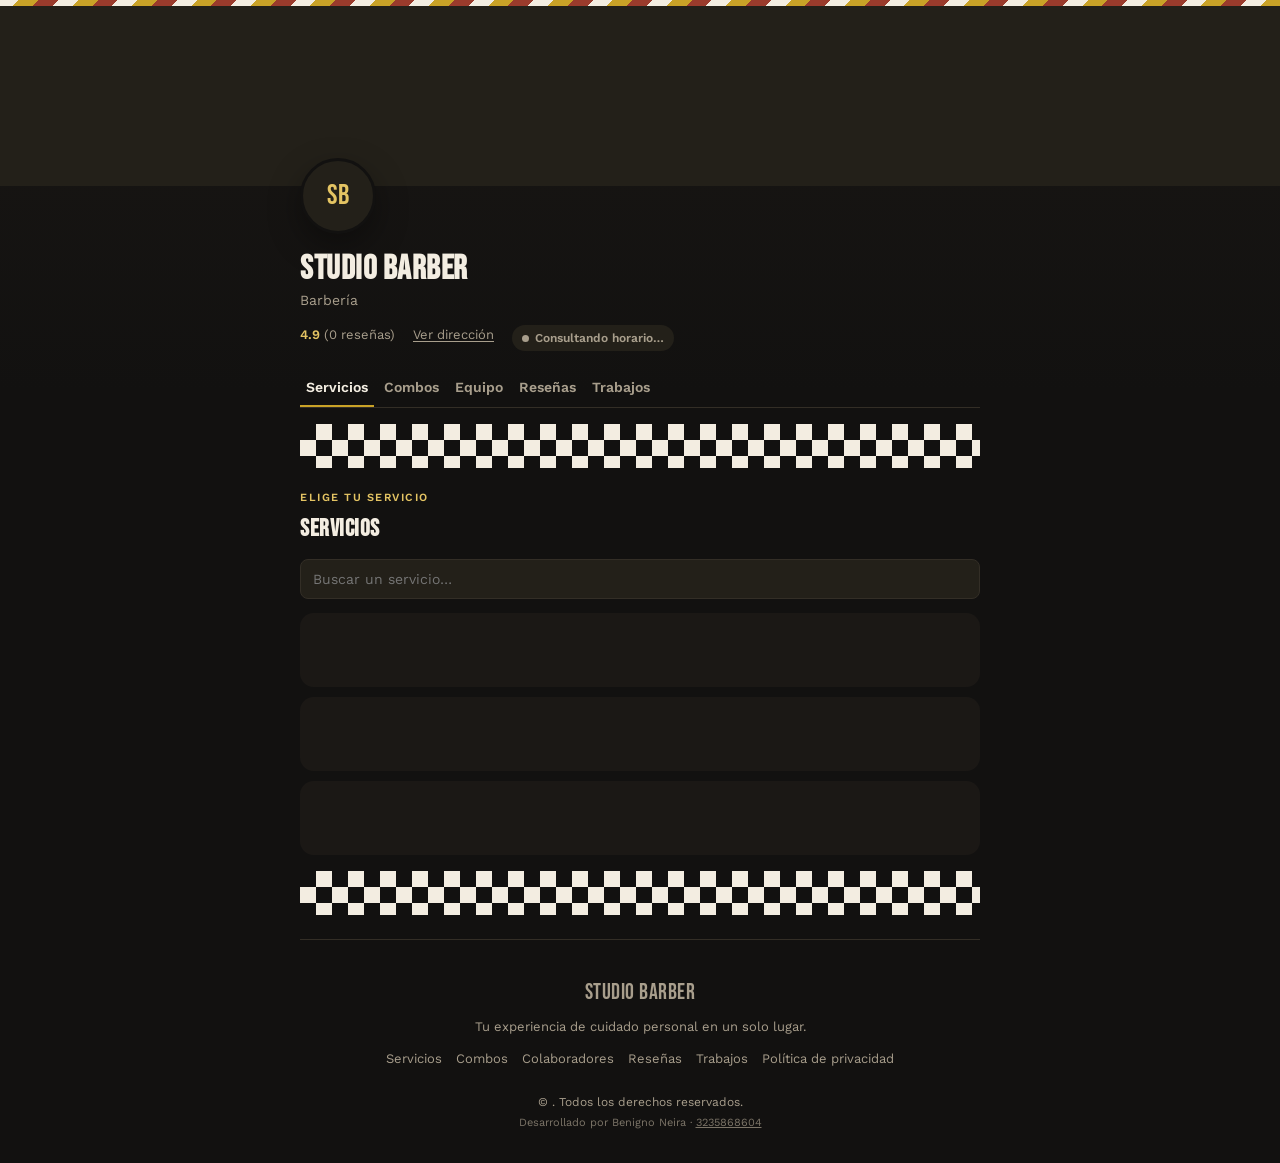
<file: index.html>
<!DOCTYPE html>
<html lang="es">
<head>
<meta charset="UTF-8" />
<meta name="viewport" content="width=device-width, initial-scale=1.0, viewport-fit=cover" />
<title>Reservar turno</title>
<meta name="theme-color" content="#121110" />
<link rel="manifest" href="manifest.json" />
<link rel="icon" href="icons/icon-192.png" />
<link rel="apple-touch-icon" href="icons/icon-192.png" />
<link rel="stylesheet" href="css/styles.css" />
<script src="config.js"></script>
</head>
<body>

<div class="pole-stripe"></div>

<header class="hero">
  <div class="hero-cover" id="heroCover"></div>
  <div class="hero-body container">
    <div class="brand-row">
      <div class="brand-logo" id="brandLogo">SB</div>
    </div>
    <h1 class="brand-name" id="brandName">Studio Barber</h1>
    <p class="brand-tagline" id="brandTagline">Barbería</p>

    <div class="meta-row">
      <span><span class="rating" id="ratingValue">4.9</span> <span id="ratingCount">(0 reseñas)</span></span>
      <a id="addressLink" href="#" target="_blank" rel="noopener">Ver dirección</a>
      <span class="status-pill" id="statusPill"><span class="dot"></span><span id="statusText">Consultando horario…</span></span>
    </div>

    <nav class="tabs" id="tabs">
      <button class="tab-btn active" data-tab="servicios">Servicios</button>
      <button class="tab-btn" data-tab="combos">Combos</button>
      <button class="tab-btn" data-tab="equipo">Equipo</button>
      <button class="tab-btn" data-tab="resenas">Reseñas</button>
      <button class="tab-btn" data-tab="galeria">Trabajos</button>
    </nav>
  </div>
</header>

<div class="container"><div class="diamond-band" aria-hidden="true"></div></div>

<main class="container">

  <div class="install-banner" id="installBanner">
    <span>Instala la app para reservar más rápido</span>
    <button class="btn btn-primary btn-sm" id="installBtn">Instalar</button>
  </div>

  <section class="section" id="panel-servicios">
    <div class="eyebrow">Elige tu servicio</div>
    <h2 class="section-title">Servicios</h2>
    <div class="field">
      <input type="search" id="servicesSearch" placeholder="Buscar un servicio…" />
    </div>
    <div id="servicesList">
      <div class="skeleton"></div>
      <div class="skeleton"></div>
      <div class="skeleton"></div>
    </div>
  </section>

  <section class="section" id="panel-combos" hidden>
    <div class="eyebrow">Ahorra reservando varios servicios juntos</div>
    <h2 class="section-title">Combos</h2>
    <div class="field">
      <input type="search" id="combosSearch" placeholder="Buscar un combo…" />
    </div>
    <div id="combosList">
      <div class="skeleton"></div>
      <div class="skeleton"></div>
    </div>
  </section>

  <section class="section" id="panel-equipo" hidden>
    <div class="eyebrow">Nuestro equipo</div>
    <h2 class="section-title">Colaboradores</h2>
    <div class="staff-scroller" id="staffList">
      <div class="skeleton" style="width:128px;flex:0 0 128px;"></div>
    </div>
  </section>

  <section class="section" id="panel-resenas" hidden>
    <div class="eyebrow">Lo que dicen nuestros clientes</div>
    <h2 class="section-title" id="resenasTitle">Reseñas</h2>
    <p id="resenasFilterNote" hidden style="font-size:13px; margin:-6px 0 12px;"><a href="#" id="clearBarberFilter">← Ver reseñas de todo el equipo</a></p>
    <div class="review-summary">
      <span class="big" id="reviewAvg">5.0</span>
      <span style="color:var(--text-muted); font-size:13px;" id="reviewTotal">0 reseñas</span>
    </div>
    <button class="btn btn-primary btn-sm" id="openReviewFormBtn" style="margin-bottom:14px;">Dejar una reseña</button>
    <div id="reviewsList"></div>
  </section>

  <section class="section" id="panel-galeria" hidden>
    <div class="eyebrow">Nuestro trabajo</div>
    <h2 class="section-title">Trabajos</h2>
    <div class="portfolio-grid" id="portfolioList">
      <div class="skeleton"></div>
      <div class="skeleton"></div>
    </div>
  </section>

  <div class="diamond-band" aria-hidden="true"></div>

  <footer class="site-footer">
    <div class="brand-name" style="font-family:var(--font-display);" id="footerBrand">Studio Barber</div>
    <p id="footerTagline">Tu experiencia de cuidado personal en un solo lugar.</p>
    <nav>
      <a href="#" data-scroll="panel-servicios">Servicios</a>
      <a href="#" data-scroll="panel-combos">Combos</a>
      <a href="#" data-scroll="panel-equipo">Colaboradores</a>
      <a href="#" data-scroll="panel-resenas">Reseñas</a>
      <a href="#" data-scroll="panel-galeria">Trabajos</a>
      <a href="privacidad.html">Política de privacidad</a>
    </nav>
    <div class="social-links" id="socialLinks"></div>
    <div id="footerAddress"></div>
    <p class="legal-line">© <span id="footerYear"></span> <span id="footerRights"></span>. Todos los derechos reservados.</p>
    <p class="dev-credit">Desarrollado por Benigno Neira · <a href="https://wa.me/573235868604" target="_blank" rel="noopener">3235868604</a></p>
  </footer>
</main>

<!-- Hoja de reserva -->
<div class="sheet-overlay" id="sheetOverlay" hidden>
  <div class="sheet" role="dialog" aria-modal="true" aria-labelledby="sheetTitle">
    <div class="sheet-handle"></div>
    <div id="sheetContent"></div>
  </div>
</div>

<div id="toastHost"></div>

<script type="module" src="js/app.js"></script>
<script src="js/pwa.js"></script>
</body>
</html>
</file>
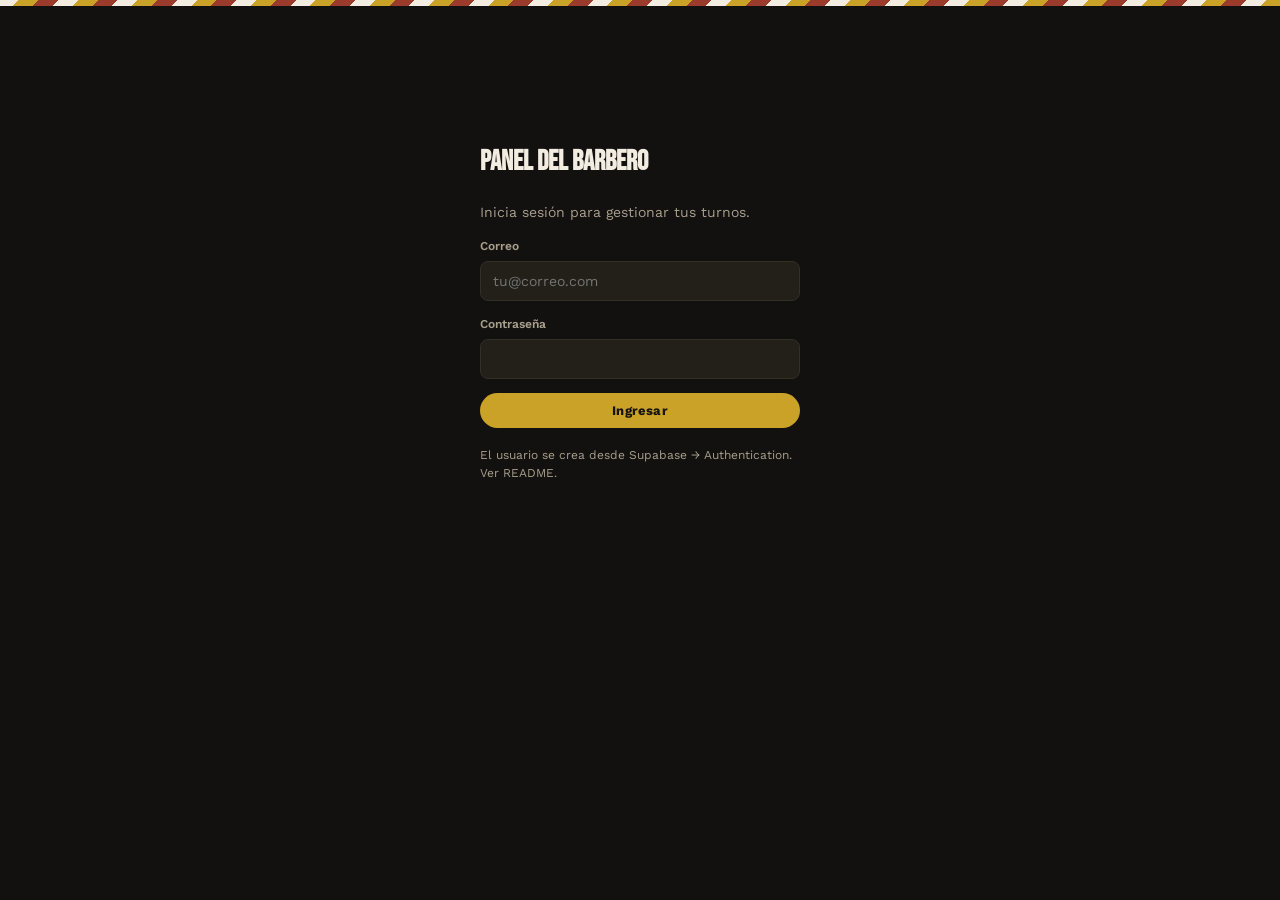
<file: admin.html>
<!DOCTYPE html>
<html lang="es">
<head>
<meta charset="UTF-8" />
<meta name="viewport" content="width=device-width, initial-scale=1.0" />
<title>Panel del barbero</title>
<meta name="theme-color" content="#121110" />
<link rel="manifest" href="manifest.json" />
<link rel="icon" href="icons/icon-192.png" />
<link rel="stylesheet" href="css/styles.css" />
<style>
  .admin-header { display:flex; align-items:center; justify-content:space-between; padding:16px 20px; border-bottom:1px solid var(--line); }
  .admin-header h1 { font-family: var(--font-display); font-size: 22px; margin:0; }
  .admin-tabs { display:flex; gap:4px; padding: 10px 20px 0; border-bottom:1px solid var(--line); }
  .day-nav { display:flex; align-items:center; gap:10px; padding: 16px 20px 0; }
  .day-nav .date-label { font-weight:700; font-size:15px; flex:1; text-transform:capitalize; }
  .agenda-item { display:flex; gap:12px; background:var(--surface); border:1px solid var(--line); border-radius:var(--radius); padding:12px 14px; margin:10px 20px; }
  .agenda-item .time-col { font-family: var(--font-mono); font-size:13px; color: var(--brass-soft); min-width:52px; }
  .agenda-item .body { flex:1; min-width:0; }
  .agenda-item h4 { margin:0 0 2px; font-size:14px; }
  .agenda-item .sub { font-size:12px; color:var(--text-muted); }
  .status-tag { font-size:10px; font-weight:700; text-transform:uppercase; padding:2px 8px; border-radius:999px; letter-spacing:.4px; }
  .status-pendiente { background: rgba(201,162,39,.18); color: var(--brass-soft); }
  .status-confirmado { background: rgba(92,138,92,.18); color: var(--success); }
  .status-cancelado { background: rgba(217,123,108,.15); color:#d97b6c; }
  .status-completado { background: rgba(168,158,140,.18); color: var(--text-muted); }
  .agenda-actions { display:flex; gap:6px; margin-top:8px; flex-wrap:wrap; }
  .admin-section { padding: 16px 20px 40px; }
  .list-row { display:flex; align-items:center; justify-content:space-between; gap:10px; background:var(--surface); border:1px solid var(--line); border-radius:var(--radius-sm); padding:10px 14px; margin-bottom:8px; }
  .login-wrap { max-width:360px; margin: 15vh auto; padding: 0 20px; }
  .login-wrap h1 { font-family: var(--font-display); font-size:28px; }
  .hidden { display:none !important; }
  .form-grid { display:grid; grid-template-columns: 1fr 1fr; gap:10px; }
</style>
</head>
<body>

<div class="pole-stripe"></div>

<!-- LOGIN -->
<div id="loginView" class="login-wrap">
  <h1>Panel del barbero</h1>
  <p style="color:var(--text-muted); font-size:14px;">Inicia sesión para gestionar tus turnos.</p>
  <div class="field">
    <label for="loginEmail">Correo</label>
    <input type="email" id="loginEmail" placeholder="tu@correo.com" />
  </div>
  <div class="field">
    <label for="loginPass">Contraseña</label>
    <input type="password" id="loginPass" />
  </div>
  <button class="btn btn-primary btn-block" id="loginBtn">Ingresar</button>
  <p id="loginError" style="color:#d97b6c; font-size:13px; margin-top:10px;"></p>
  <p style="color:var(--text-muted); font-size:12px; margin-top:18px;">
    El usuario se crea desde Supabase → Authentication. Ver README.
  </p>
</div>

<!-- APP -->
<div id="appView" class="hidden">
  <header class="admin-header">
    <h1 id="adminBrand">Panel del barbero</h1>
    <div style="display:flex; gap:8px;">
      <button class="btn btn-ghost btn-sm" id="helpBtn">Ayuda</button>
      <button class="btn btn-ghost btn-sm" id="logoutBtn">Salir</button>
    </div>
  </header>

  <nav class="admin-tabs">
    <button class="tab-btn active" data-panel="agenda">Agenda</button>
    <button class="tab-btn" data-panel="servicios">Servicios</button>
    <button class="tab-btn" data-panel="equipo">Equipo</button>
    <button class="tab-btn" data-panel="resenas">Reseñas</button>
    <button class="tab-btn" data-panel="galeria">Galería</button>
    <button class="tab-btn" data-panel="redes">Redes</button>
  </nav>

  <!-- AGENDA -->
  <section id="panelAgenda">
    <div class="day-nav">
      <button class="btn btn-ghost btn-sm" id="prevDay">←</button>
      <div class="date-label" id="dateLabel">Hoy</div>
      <input type="date" id="dateInput" />
      <button class="btn btn-ghost btn-sm" id="nextDay">→</button>
    </div>
    <div style="padding: 10px 20px 0;">
      <button class="btn btn-ghost btn-sm" id="toggleBlockDayBtn">Bloquear este día</button>
      <span id="blockedDayNote" class="status-tag status-cancelado" style="margin-left:8px; display:none;">Día bloqueado</span>
    </div>
    <div id="agendaList" style="margin-top:8px;">
      <div class="empty-state">Cargando turnos…</div>
    </div>

    <h2 class="section-title" style="margin-top:28px;">Servicios completados hoy</h2>
    <div id="completadosList" style="margin-top:8px;">
      <div class="empty-state">Cargando…</div>
    </div>
  </section>

  <!-- SERVICIOS -->
  <section id="panelServicios" class="admin-section hidden">
    <h2 class="section-title">Servicios</h2>
    <button class="btn btn-primary btn-sm" id="newServiceBtn" style="margin-bottom:14px;">+ Nuevo servicio</button>
    <div id="servicesAdminList"></div>
  </section>

  <!-- EQUIPO -->
  <section id="panelEquipo" class="admin-section hidden">
    <h2 class="section-title">Colaboradores</h2>
    <button class="btn btn-primary btn-sm" id="newBarberBtn" style="margin-bottom:14px;">+ Nuevo colaborador</button>
    <div id="barbersAdminList"></div>
  </section>

  <!-- RESEÑAS -->
  <section id="panelResenas" class="admin-section hidden">
    <h2 class="section-title">Reseñas</h2>
    <p style="color:var(--text-muted); font-size:13px; margin:-6px 0 14px;">Las reseñas nuevas quedan pendientes hasta que las apruebes. Solo las aprobadas se ven en la página pública.</p>
    <div id="reviewsAdminList"></div>
  </section>

  <!-- GALERÍA -->
  <section id="panelGaleria" class="admin-section hidden">
    <h2 class="section-title">Galería de trabajos</h2>
    <p style="color:var(--text-muted); font-size:13px; margin:-6px 0 14px;">Sube fotos de trabajos de los que estés orgulloso. Se muestran en tu página pública, en la pestaña "Trabajos".</p>
    <div class="field">
      <label for="portfolioFileInput">Foto</label>
      <input type="file" id="portfolioFileInput" accept="image/*" />
    </div>
    <div class="field">
      <label for="portfolioCaptionInput">Descripción (opcional)</label>
      <input type="text" id="portfolioCaptionInput" placeholder="Ej. Degradado + barba" />
    </div>
    <button class="btn btn-primary btn-sm" id="uploadPortfolioBtn" style="margin-bottom:14px;">Subir foto</button>
    <div id="portfolioAdminGrid" class="portfolio-grid"></div>
  </section>

  <!-- REDES SOCIALES -->
  <section id="panelRedes" class="admin-section hidden">
    <h2 class="section-title">Redes sociales</h2>
    <p style="color:var(--text-muted); font-size:13px; margin:-6px 0 14px;">Pega el link de tu perfil y aparecerá como ícono en el pie de página de tu web. Déjalo vacío para que ese ícono no se muestre.</p>
    <div class="field">
      <label for="settingsInstagramInput">Instagram</label>
      <input type="url" id="settingsInstagramInput" placeholder="https://instagram.com/tu_barberia" />
    </div>
    <div class="field">
      <label for="settingsFacebookInput">Facebook</label>
      <input type="url" id="settingsFacebookInput" placeholder="https://facebook.com/tu_barberia" />
    </div>
    <button class="btn btn-primary btn-sm" id="saveSettingsBtn">Guardar</button>
  </section>
</div>

<!-- Tutorial de bienvenida (paso a paso) -->
<div class="sheet-overlay" id="tutorialOverlay" hidden>
  <div class="sheet">
    <div class="sheet-handle"></div>
    <div style="padding: 4px 4px 8px;">
      <div id="tutorialStepLabel" style="font-size:12px; color:var(--text-muted); font-weight:700; letter-spacing:.4px; text-transform:uppercase; margin-bottom:6px;"></div>

      <div class="tutorial-slide" data-step="1">
        <h2 class="section-title" style="margin-top:0;">Bienvenido a tu panel</h2>
        <p style="color:var(--text-muted); font-size:14px;">Desde aquí administras todo tu negocio: revisas y respondes tus citas, defines qué servicios ofreces, quién trabaja contigo, y qué reseñas se muestran en tu página. Te lo explicamos paso a paso, sección por sección.</p>
      </div>

      <div class="tutorial-slide" data-step="2" hidden>
        <h2 class="section-title" style="margin-top:0;">📅 Agenda</h2>
        <p style="color:var(--text-muted); font-size:14px; margin-bottom:8px;"><strong>Para qué sirve:</strong> ver y gestionar las citas de un día específico.</p>
        <p style="color:var(--text-muted); font-size:14px;"><strong>Cómo funciona:</strong> usa las flechas ← → o el calendario para moverte de fecha. Cada cita trae tres botones:</p>
        <ul style="color:var(--text-muted); font-size:14px; margin:0 0 8px; padding-left:18px;">
          <li><strong>Confirmar</strong>: abre WhatsApp con un mensaje ya escrito avisándole al cliente que su cita quedó aceptada (incluye su código para dejar reseña). Tú solo presionas enviar.</li>
          <li><strong>Completar</strong>: la marca como atendida y la mueve a "Servicios completados hoy".</li>
          <li><strong>Cancelar</strong>: le avisa al cliente por WhatsApp que no podrás atenderlo.</li>
        </ul>
        <p style="color:var(--text-muted); font-size:14px;">Las citas canceladas quedan con un botón para borrarlas definitivamente de la agenda.</p>
      </div>

      <div class="tutorial-slide" data-step="3" hidden>
        <h2 class="section-title" style="margin-top:0;">🔒 Bloquear un día</h2>
        <p style="color:var(--text-muted); font-size:14px; margin-bottom:8px;"><strong>Para qué sirve:</strong> cerrar un día completo por vacaciones, un festivo o un imprevisto.</p>
        <p style="color:var(--text-muted); font-size:14px;"><strong>Cómo funciona:</strong> en la Agenda, elige la fecha que quieres cerrar y presiona "Bloquear este día". Ese día deja de ofrecerse en tu página pública, así que nadie podrá reservar turnos nuevos ahí. Presiona "Desbloquear este día" cuando quieras volver a abrirlo. Las citas que ya existían ese día no se cancelan solas — si hay alguna, cancélala tú manualmente.</p>
      </div>

      <div class="tutorial-slide" data-step="4" hidden>
        <h2 class="section-title" style="margin-top:0;">✂️ Servicios</h2>
        <p style="color:var(--text-muted); font-size:14px; margin-bottom:8px;"><strong>Para qué sirve:</strong> definir qué le ofreces a tus clientes y a qué precio.</p>
        <p style="color:var(--text-muted); font-size:14px;"><strong>Cómo funciona:</strong> con "+ Nuevo servicio" agregas nombre, descripción, precio y duración. Puedes marcarlo como "Popular" para destacarlo en tu página, o como "Combo" si son varios servicios juntos (ej. corte + barba). Con "Editar" cambias cualquier dato, y con "Eliminar" lo quitas del catálogo.</p>
      </div>

      <div class="tutorial-slide" data-step="5" hidden>
        <h2 class="section-title" style="margin-top:0;">👥 Equipo</h2>
        <p style="color:var(--text-muted); font-size:14px; margin-bottom:8px;"><strong>Para qué sirve:</strong> mostrar quién atiende en tu barbería.</p>
        <p style="color:var(--text-muted); font-size:14px;"><strong>Cómo funciona:</strong> agrega a cada colaborador con su nombre y rol. Si tienes más de uno activo, el cliente podrá elegir con quién quiere su cita (o dejar "cualquiera disponible") al reservar. Si trabajas solo, no necesitas tocar esta sección.</p>
      </div>

      <div class="tutorial-slide" data-step="6" hidden>
        <h2 class="section-title" style="margin-top:0;">⭐ Reseñas</h2>
        <p style="color:var(--text-muted); font-size:14px; margin-bottom:8px;"><strong>Para qué sirve:</strong> controlar qué opiniones de clientes se ven públicamente en tu página.</p>
        <p style="color:var(--text-muted); font-size:14px;"><strong>Cómo funciona:</strong> cuando confirmas una cita, el cliente recibe por WhatsApp un código de 6 dígitos; con ese código puede dejar su reseña después de la cita. Toda reseña nueva llega aquí como "pendiente" — revísala y presiona "Aprobar" para que se publique, o "Eliminar" si no corresponde.</p>
      </div>

      <div class="tutorial-slide" data-step="7" hidden>
        <h2 class="section-title" style="margin-top:0;">🖼️ Galería de trabajos</h2>
        <p style="color:var(--text-muted); font-size:14px; margin-bottom:8px;"><strong>Para qué sirve:</strong> mostrarle a tus clientes ejemplos reales de tu trabajo, para que confíen antes de reservar.</p>
        <p style="color:var(--text-muted); font-size:14px;"><strong>Cómo funciona:</strong> elige una foto, agrega una descripción si quieres, y presiona "Subir foto". Aparece de inmediato en la pestaña "Trabajos" de tu página pública. Con el botón ✕ sobre cada foto la eliminas cuando quieras.</p>
      </div>

      <div class="tutorial-slide" data-step="8" hidden>
        <h2 class="section-title" style="margin-top:0;">📱 Redes sociales</h2>
        <p style="color:var(--text-muted); font-size:14px; margin-bottom:8px;"><strong>Para qué sirve:</strong> enlazar tu Instagram y Facebook desde tu página, sin tocar ningún código.</p>
        <p style="color:var(--text-muted); font-size:14px;"><strong>Cómo funciona:</strong> pega el link de tu perfil en el campo correspondiente y presiona "Guardar". El ícono aparece solo en el pie de página de tu web. Si dejas un campo vacío, ese ícono simplemente no se muestra.</p>
      </div>

      <div class="tutorial-slide" data-step="9" hidden>
        <h2 class="section-title" style="margin-top:0;">🚪 Ya estás listo</h2>
        <p style="color:var(--text-muted); font-size:14px;">Usa "Salir" (arriba a la derecha) para cerrar tu sesión cuando termines. Si en cualquier momento quieres repasar esta guía, el botón "Ayuda" la vuelve a abrir.</p>
      </div>

      <div style="display:flex; gap:8px; margin-top:14px;">
        <button class="btn btn-ghost btn-sm" id="tutorialPrevBtn" style="display:none;">← Anterior</button>
        <button class="btn btn-primary btn-block" id="tutorialNextBtn">Siguiente</button>
        <button class="btn btn-primary btn-block" id="tutorialCloseBtn" style="display:none;">Entendido, empezar</button>
      </div>
    </div>
  </div>
</div>

<!-- Modal genérico para formularios -->
<div class="sheet-overlay" id="formOverlay" hidden>
  <div class="sheet">
    <div class="sheet-handle"></div>
    <div id="formContent"></div>
  </div>
</div>

<div id="toastHost"></div>

<script src="config.js"></script>
<script type="module" src="js/admin.js"></script>
</body>
</html>
</file>
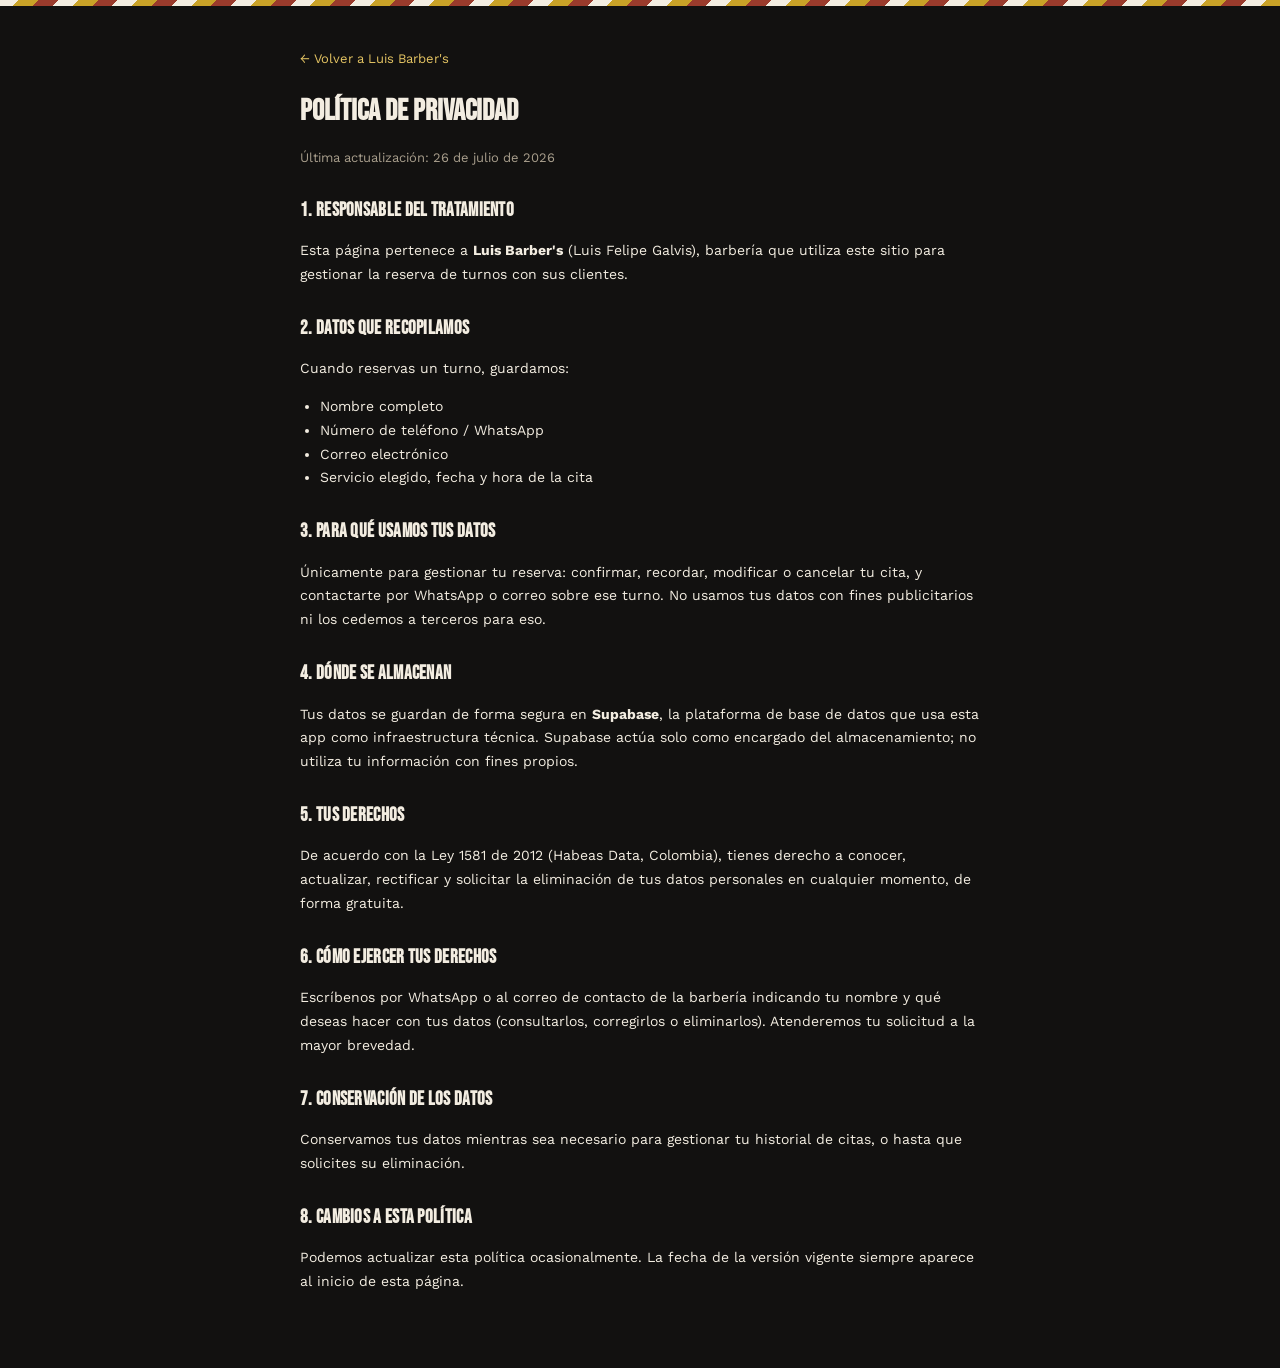
<file: privacidad.html>
<!DOCTYPE html>
<html lang="es">
<head>
<meta charset="UTF-8" />
<meta name="viewport" content="width=device-width, initial-scale=1.0, viewport-fit=cover" />
<title>Política de privacidad · 💈Luis Barber's💈</title>
<meta name="theme-color" content="#121110" />
<link rel="icon" href="icons/icon-192.png" />
<link rel="stylesheet" href="css/styles.css" />
<style>
  .legal { max-width: 720px; margin: 0 auto; padding: 40px 20px 60px; }
  .legal h1 { font-family: var(--font-display); font-size: 30px; margin: 0 0 6px; }
  .legal .updated { color: var(--text-muted); font-size: 13px; margin-bottom: 28px; }
  .legal h2 { font-family: var(--font-display); font-size: 19px; margin: 28px 0 8px; letter-spacing: 0.3px; }
  .legal p, .legal li { font-size: 14px; line-height: 1.7; color: var(--text); }
  .legal ul { padding-left: 20px; margin: 8px 0; }
  .legal a.back { display: inline-block; margin-bottom: 20px; font-size: 13px; color: var(--brass-soft); text-decoration: none; }
</style>
</head>
<body>

<div class="pole-stripe"></div>

<div class="legal">
  <a class="back" href="index.html">← Volver a Luis Barber's</a>
  <h1>Política de privacidad</h1>
  <p class="updated">Última actualización: 26 de julio de 2026</p>

  <h2>1. Responsable del tratamiento</h2>
  <p>Esta página pertenece a <strong>Luis Barber's</strong> (Luis Felipe Galvis), barbería que utiliza este sitio para gestionar la reserva de turnos con sus clientes.</p>

  <h2>2. Datos que recopilamos</h2>
  <p>Cuando reservas un turno, guardamos:</p>
  <ul>
    <li>Nombre completo</li>
    <li>Número de teléfono / WhatsApp</li>
    <li>Correo electrónico</li>
    <li>Servicio elegido, fecha y hora de la cita</li>
  </ul>

  <h2>3. Para qué usamos tus datos</h2>
  <p>Únicamente para gestionar tu reserva: confirmar, recordar, modificar o cancelar tu cita, y contactarte por WhatsApp o correo sobre ese turno. No usamos tus datos con fines publicitarios ni los cedemos a terceros para eso.</p>

  <h2>4. Dónde se almacenan</h2>
  <p>Tus datos se guardan de forma segura en <strong>Supabase</strong>, la plataforma de base de datos que usa esta app como infraestructura técnica. Supabase actúa solo como encargado del almacenamiento; no utiliza tu información con fines propios.</p>

  <h2>5. Tus derechos</h2>
  <p>De acuerdo con la Ley 1581 de 2012 (Habeas Data, Colombia), tienes derecho a conocer, actualizar, rectificar y solicitar la eliminación de tus datos personales en cualquier momento, de forma gratuita.</p>

  <h2>6. Cómo ejercer tus derechos</h2>
  <p>Escríbenos por WhatsApp o al correo de contacto de la barbería indicando tu nombre y qué deseas hacer con tus datos (consultarlos, corregirlos o eliminarlos). Atenderemos tu solicitud a la mayor brevedad.</p>

  <h2>7. Conservación de los datos</h2>
  <p>Conservamos tus datos mientras sea necesario para gestionar tu historial de citas, o hasta que solicites su eliminación.</p>

  <h2>8. Cambios a esta política</h2>
  <p>Podemos actualizar esta política ocasionalmente. La fecha de la versión vigente siempre aparece al inicio de esta página.</p>
</div>

</body>
</html>
</file>
<file: css/styles.css>
/* ============================================================
   TOKENS
   Paleta: negro cálido + latón + acentos de poste de barbería
   Tipografía: display condensada (rótulo de barbería) + body limpia
   Firma: franja diagonal tipo "poste de barbería" usada como divisor
   ============================================================ */
@import url('https://fonts.googleapis.com/css2?family=Bebas+Neue&family=Work+Sans:wght@400;500;600;700&family=JetBrains+Mono:wght@500&display=swap');

:root {
  --bg: #121110;
  --surface: #1b1815;
  --surface-2: #232019;
  --line: #332e26;
  --text: #f3ede1;
  --text-muted: #a89e8c;
  --brass: #c9a227;
  --brass-soft: #e4c463;
  --brick: #9a3b2c;
  --cream: #f3ede1;
  --success: #5c8a5c;
  --radius: 14px;
  --radius-sm: 8px;
  --shadow: 0 12px 32px rgba(0,0,0,0.35);
  --font-display: 'Bebas Neue', sans-serif;
  --font-body: 'Work Sans', sans-serif;
  --font-mono: 'JetBrains Mono', monospace;
}

* { box-sizing: border-box; }
html, body { margin: 0; padding: 0; }
body {
  background: var(--bg);
  color: var(--text);
  font-family: var(--font-body);
  line-height: 1.5;
  -webkit-font-smoothing: antialiased;
}
img { max-width: 100%; display: block; }
a { color: inherit; }
button { font-family: inherit; cursor: pointer; }

::selection { background: var(--brass); color: #121110; }

/* Barra de foco visible para accesibilidad */
:focus-visible {
  outline: 2px solid var(--brass-soft);
  outline-offset: 2px;
}

.container {
  max-width: 720px;
  margin: 0 auto;
  padding: 0 20px;
}

/* ---------- Firma: franja de poste de barbería ---------- */
.pole-stripe {
  height: 6px;
  width: 100%;
  background: repeating-linear-gradient(
    -45deg,
    var(--brass) 0px, var(--brass) 14px,
    var(--cream) 14px, var(--cream) 28px,
    var(--brick) 28px, var(--brick) 42px
  );
}

/* ---------- Franja de rombos (divisor bajo el encabezado) ---------- */
.diamond-band {
  height: 44px;
  width: 100%;
  background-color: var(--bg);
  background-image:
    linear-gradient(45deg, var(--cream) 25%, transparent 25%, transparent 75%, var(--cream) 75%, var(--cream)),
    linear-gradient(45deg, var(--cream) 25%, transparent 25%, transparent 75%, var(--cream) 75%, var(--cream));
  background-size: 32px 32px;
  background-position: 0 0, 16px 16px;
}

/* ---------- Header / Hero ---------- */
.hero {
  position: relative;
  background: linear-gradient(180deg, rgba(18,17,16,0.2), var(--bg) 92%), var(--surface);
  padding-bottom: 8px;
}
.hero-cover {
  height: 180px;
  background-size: cover;
  background-position: center;
  background-color: var(--surface-2);
}
.hero-body { padding: 18px 20px 8px; }
.brand-row { display: flex; align-items: center; gap: 14px; margin-top: -46px; }
.brand-logo {
  width: 76px; height: 76px; border-radius: 50%;
  background: var(--surface-2);
  border: 3px solid var(--bg);
  display: flex; align-items: center; justify-content: center;
  font-family: var(--font-display);
  font-size: 28px;
  letter-spacing: 1px;
  color: var(--brass-soft);
  overflow: hidden;
  box-shadow: var(--shadow);
}
.brand-logo img { width: 100%; height: 100%; object-fit: cover; }
.brand-name {
  font-family: var(--font-display);
  font-size: 34px;
  letter-spacing: 0.5px;
  line-height: 1;
  margin: 0;
  padding-top: 18px;
}
.brand-tagline { color: var(--text-muted); font-size: 14px; margin: 4px 0 0; }

.meta-row {
  display: flex; flex-wrap: wrap; gap: 10px 18px;
  margin-top: 14px; font-size: 13px; color: var(--text-muted);
}
.meta-row .rating { color: var(--brass-soft); font-weight: 600; }
.meta-row a { text-decoration: underline; text-underline-offset: 2px; }
.status-pill {
  display: inline-flex; align-items: center; gap: 6px;
  font-size: 12px; font-weight: 600; padding: 4px 10px;
  border-radius: 999px; background: var(--surface-2); color: var(--text-muted);
}
.status-pill.open { color: var(--success); }
.status-pill .dot { width: 7px; height: 7px; border-radius: 50%; background: currentColor; }

/* ---------- Tabs de navegación interna ---------- */
.tabs {
  display: flex; gap: 4px; margin-top: 18px;
  border-bottom: 1px solid var(--line);
  overflow-x: auto;
}
.tab-btn {
  background: none; border: none; color: var(--text-muted);
  font-weight: 600; font-size: 14px; padding: 10px 6px;
  border-bottom: 2px solid transparent; white-space: nowrap;
}
.tab-btn.active { color: var(--text); border-bottom-color: var(--brass); }

/* ---------- Secciones ---------- */
.section { padding: 22px 0 6px; }
.section-title {
  font-family: var(--font-display);
  font-size: 24px; letter-spacing: 0.5px; margin: 0 0 12px;
}
.eyebrow {
  font-size: 11px; letter-spacing: 1.5px; text-transform: uppercase;
  color: var(--brass-soft); font-weight: 600; margin-bottom: 4px;
}

/* ---------- Tarjetas de servicio ---------- */
.service-card {
  display: flex; justify-content: space-between; align-items: center;
  gap: 12px; background: var(--surface); border: 1px solid var(--line);
  border-radius: var(--radius); padding: 14px 16px; margin-bottom: 10px;
}
.service-card .info { min-width: 0; }
.service-card .badge {
  display: inline-block; font-size: 10px; font-weight: 700;
  letter-spacing: 0.5px; color: var(--brick); background: rgba(154,59,44,0.15);
  padding: 2px 8px; border-radius: 999px; margin-bottom: 6px; text-transform: uppercase;
}
.service-card h3 { margin: 0 0 4px; font-size: 16px; font-weight: 700; }
.service-card p.desc {
  margin: 0; font-size: 13px; color: var(--text-muted);
  overflow: hidden; text-overflow: ellipsis; display: -webkit-box;
  -webkit-line-clamp: 2; -webkit-box-orient: vertical;
}
.service-card .meta { display: flex; gap: 10px; margin-top: 6px; font-size: 12px; color: var(--text-muted); font-family: var(--font-mono); }
.service-card .price { font-family: var(--font-mono); font-weight: 600; color: var(--brass-soft); white-space: nowrap; }
.service-card .right { display: flex; flex-direction: column; align-items: flex-end; gap: 8px; }

/* ---------- Botones ---------- */
.btn {
  display: inline-flex; align-items: center; justify-content: center;
  gap: 8px; border: none; border-radius: 999px; padding: 10px 18px;
  font-weight: 700; font-size: 13px; letter-spacing: 0.2px; transition: transform .08s ease;
}
.btn:active { transform: scale(0.97); }
.btn-primary { background: var(--brass); color: #16130d; }
.btn-primary:hover { background: var(--brass-soft); }
.btn-ghost { background: transparent; color: var(--text); border: 1px solid var(--line); }
.btn-ghost:hover { border-color: var(--brass); color: var(--brass-soft); }
.btn-danger { background: transparent; color: #d97b6c; border: 1px solid rgba(217,123,108,0.4); }
.btn-block { width: 100%; }
.btn-sm { padding: 7px 12px; font-size: 12px; }
.btn:disabled { opacity: 0.45; cursor: not-allowed; }

/* ---------- Staff ---------- */
.staff-scroller {
  display: flex; gap: 12px; overflow-x: auto; padding-bottom: 6px;
  scroll-snap-type: x mandatory;
}
.staff-card {
  flex: 0 0 128px; scroll-snap-align: start;
  background: var(--surface); border: 1px solid var(--line);
  border-radius: var(--radius); padding: 12px; text-align: center;
  cursor: pointer; transition: border-color .12s ease;
}
.staff-card:hover { border-color: var(--brass); }
.staff-card img, .staff-avatar {
  width: 64px; height: 64px; border-radius: 50%; object-fit: cover;
  margin: 0 auto 8px; background: var(--surface-2);
  display: flex; align-items: center; justify-content: center;
  font-family: var(--font-display); font-size: 20px; color: var(--brass-soft);
}
.staff-card h4 { font-size: 13px; margin: 0 0 2px; }
.staff-card .role { font-size: 11px; color: var(--text-muted); margin-bottom: 4px; }
.staff-card .rating { font-size: 12px; color: var(--brass-soft); font-weight: 600; }

/* ---------- Reseñas ---------- */
.review-summary { display: flex; align-items: baseline; gap: 10px; margin-bottom: 14px; }
.review-summary .big { font-family: var(--font-display); font-size: 42px; color: var(--brass-soft); line-height: 1; }
.review-card { background: var(--surface); border: 1px solid var(--line); border-radius: var(--radius); padding: 14px 16px; margin-bottom: 10px; }
.review-card .who { font-weight: 700; font-size: 13px; }
.review-card .when { font-size: 11px; color: var(--text-muted); }
.review-card p { margin: 6px 0 0; font-size: 13px; color: var(--text); }

/* ---------- Hoja de reserva (modal) ---------- */
.sheet-overlay {
  position: fixed; inset: 0; background: rgba(10,9,8,0.6);
  display: flex; align-items: flex-end; justify-content: center; z-index: 50;
}
/* El atributo `hidden` empata en especificidad con la regla de arriba;
   sin esto, el overlay queda visible (y capturando clics) aunque esté "hidden". */
.sheet-overlay[hidden] {
  display: none;
}
.sheet {
  background: var(--surface); width: 100%; max-width: 480px;
  border-radius: 20px 20px 0 0; padding: 20px 20px 28px;
  max-height: 88vh; overflow-y: auto; box-shadow: var(--shadow);
}
.sheet-handle { width: 40px; height: 4px; background: var(--line); border-radius: 999px; margin: 0 auto 14px; }
.sheet h2 { font-family: var(--font-display); font-size: 24px; margin: 0 0 4px; }
.sheet .step-label { font-size: 12px; color: var(--text-muted); margin-bottom: 16px; }

.field { margin-bottom: 14px; }
.field label { display: block; font-size: 12px; font-weight: 600; color: var(--text-muted); margin-bottom: 6px; }
.field input, .field select, .field textarea {
  width: 100%; background: var(--surface-2); border: 1px solid var(--line);
  border-radius: var(--radius-sm); padding: 11px 12px; color: var(--text); font-size: 14px; font-family: inherit;
}
.field textarea { resize: vertical; min-height: 70px; }

.chip-grid { display: flex; flex-wrap: wrap; gap: 8px; }
.chip {
  border: 1px solid var(--line); background: var(--surface-2); color: var(--text);
  border-radius: 999px; padding: 8px 14px; font-size: 13px; font-family: var(--font-mono);
}
.chip.selected { background: var(--brass); color: #16130d; border-color: var(--brass); font-weight: 700; }
.chip:disabled { opacity: 0.3; text-decoration: line-through; }

.summary-box {
  background: var(--surface-2); border: 1px dashed var(--line);
  border-radius: var(--radius-sm); padding: 12px 14px; font-size: 13px;
  display: grid; gap: 4px; margin-bottom: 16px;
}
.summary-box .row { display: flex; justify-content: space-between; color: var(--text-muted); }
.summary-box .row strong { color: var(--text); font-weight: 600; }

.confirm-check {
  display: flex; flex-direction: column; align-items: center; text-align: center; gap: 10px; padding: 10px 0 4px;
}
.confirm-check .icon {
  width: 56px; height: 56px; border-radius: 50%; background: rgba(92,138,92,0.15);
  color: var(--success); display: flex; align-items: center; justify-content: center; font-size: 28px;
}

.toast {
  position: fixed; bottom: 18px; left: 50%; transform: translateX(-50%);
  background: var(--surface-2); border: 1px solid var(--line); color: var(--text);
  padding: 10px 18px; border-radius: 999px; font-size: 13px; box-shadow: var(--shadow); z-index: 80;
}

/* ---------- Footer ---------- */
.site-footer { border-top: 1px solid var(--line); margin-top: 24px; padding: 24px 0 32px; color: var(--text-muted); font-size: 13px; text-align: center; }
.site-footer .brand-name { font-size: 22px; margin-bottom: 6px; }
.site-footer nav { display: flex; justify-content: center; gap: 14px; flex-wrap: wrap; margin: 10px 0; }
.site-footer nav a { text-decoration: none; color: var(--text-muted); }
.site-footer nav a:hover { color: var(--brass-soft); }
.site-footer .legal-line { margin: 14px 0 0; font-size: 12px; }
.site-footer .dev-credit { margin: 4px 0 0; font-size: 11px; opacity: 0.7; }
.site-footer .social-links { display: flex; justify-content: center; gap: 14px; margin: 10px 0 0; }
.site-footer .social-links a { color: var(--text-muted); display: inline-flex; }
.site-footer .social-links a:hover { color: var(--brass-soft); }
.site-footer .social-links svg { width: 32px; height: 32px; fill: currentColor; }

/* ---------- Galería de trabajos ---------- */
.portfolio-grid { display: grid; grid-template-columns: repeat(auto-fill, minmax(140px, 1fr)); gap: 10px; }
.portfolio-item {
  position: relative; aspect-ratio: 1; overflow: hidden;
  background: var(--surface); border: 1px solid var(--line); border-radius: var(--radius);
}
.portfolio-item img { width: 100%; height: 100%; object-fit: cover; display: block; }
.portfolio-item .caption {
  position: absolute; left: 0; right: 0; bottom: 0; padding: 6px 8px;
  font-size: 11px; color: #fff; background: linear-gradient(180deg, transparent, rgba(0,0,0,.75));
}
.portfolio-item .del-btn {
  position: absolute; top: 6px; right: 6px; width: 24px; height: 24px; border-radius: 50%;
  border: none; background: rgba(0,0,0,.55); color: #fff; font-size: 13px; line-height: 1; cursor: pointer;
}

/* ---------- Utilidades ---------- */
.empty-state { text-align: center; padding: 40px 20px; color: var(--text-muted); }
.empty-state .icon { font-size: 32px; margin-bottom: 8px; }
.skeleton { background: linear-gradient(90deg, var(--surface) 25%, var(--surface-2) 37%, var(--surface) 63%); background-size: 400% 100%; animation: shimmer 1.4s ease infinite; border-radius: var(--radius); height: 74px; margin-bottom: 10px; }
@keyframes shimmer { 0% { background-position: 100% 0; } 100% { background-position: 0 0; } }

@media (prefers-reduced-motion: reduce) {
  .skeleton { animation: none; }
  .btn { transition: none; }
}

/* Instalación PWA */
.install-banner {
  display: none; align-items: center; justify-content: space-between; gap: 10px;
  background: var(--surface-2); border: 1px solid var(--line); border-radius: var(--radius-sm);
  padding: 10px 14px; margin: 14px 0; font-size: 13px;
}
.install-banner.visible { display: flex; }
</file>
